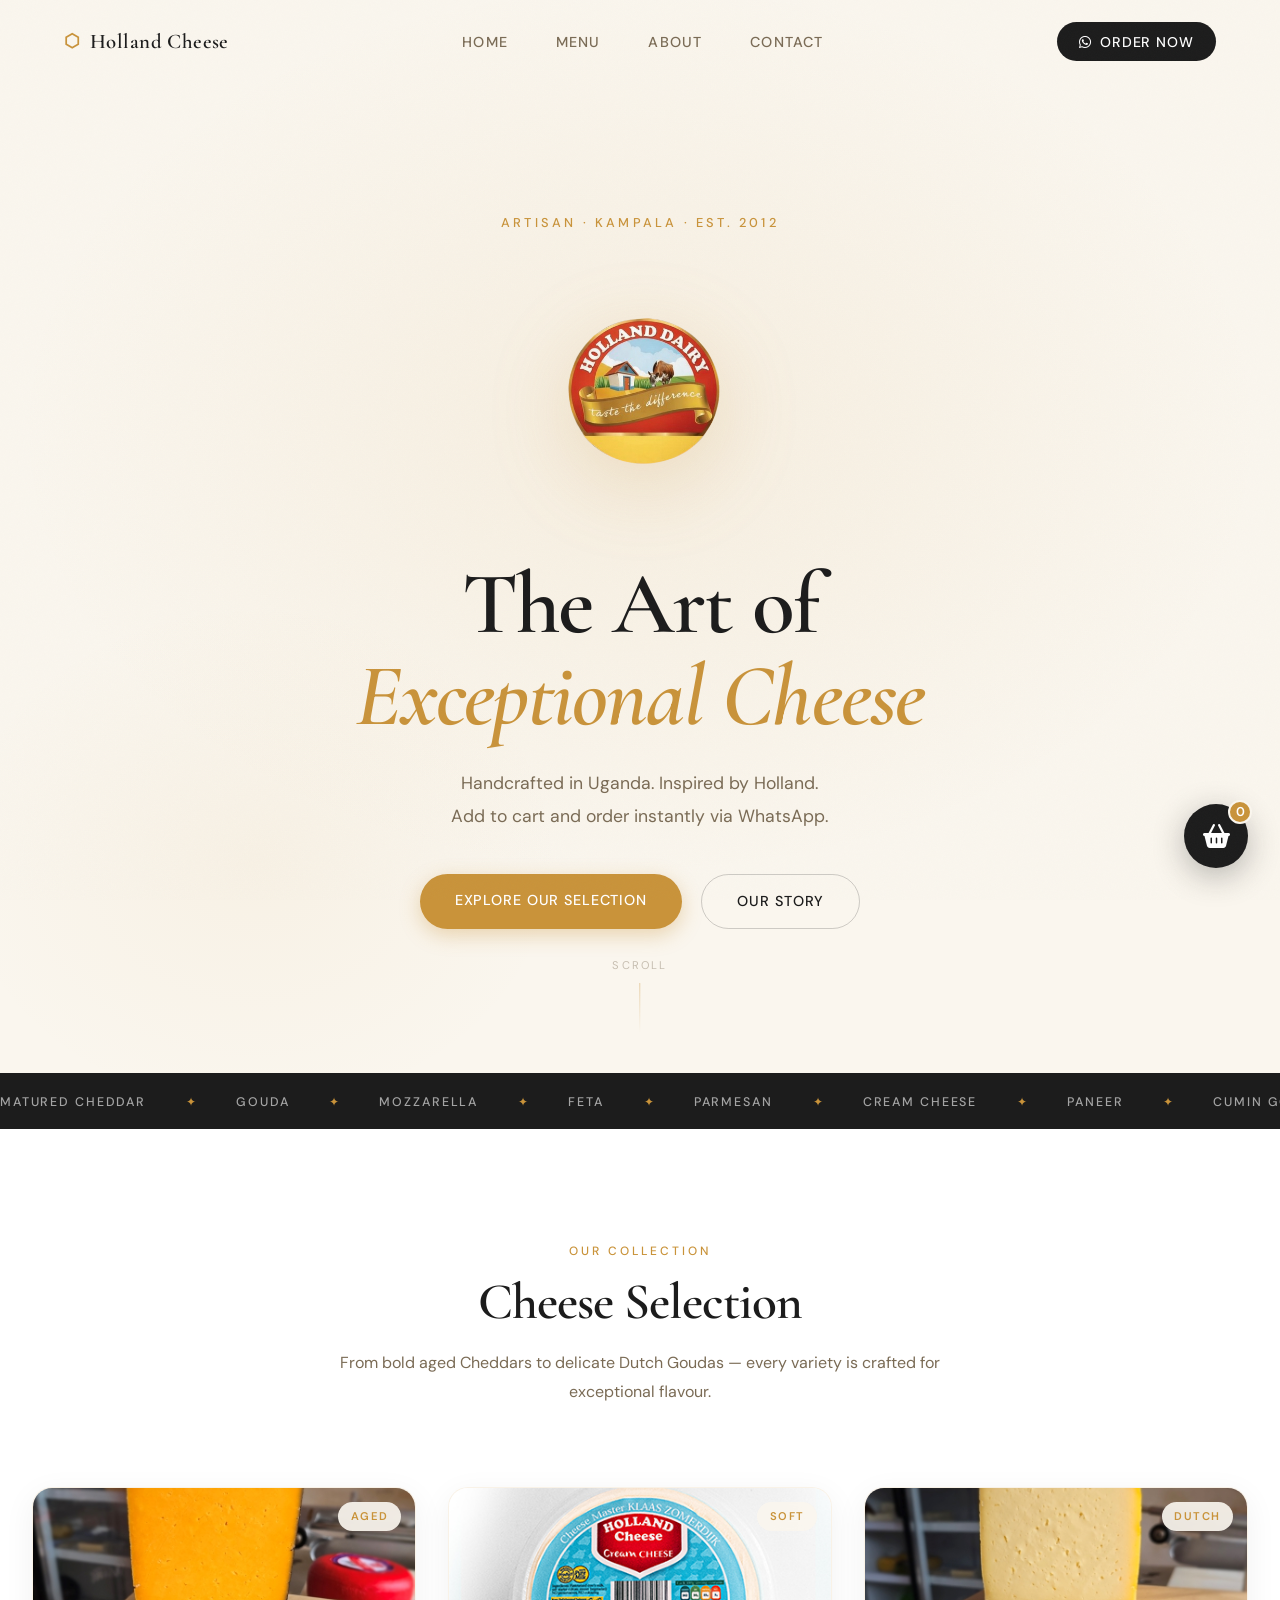
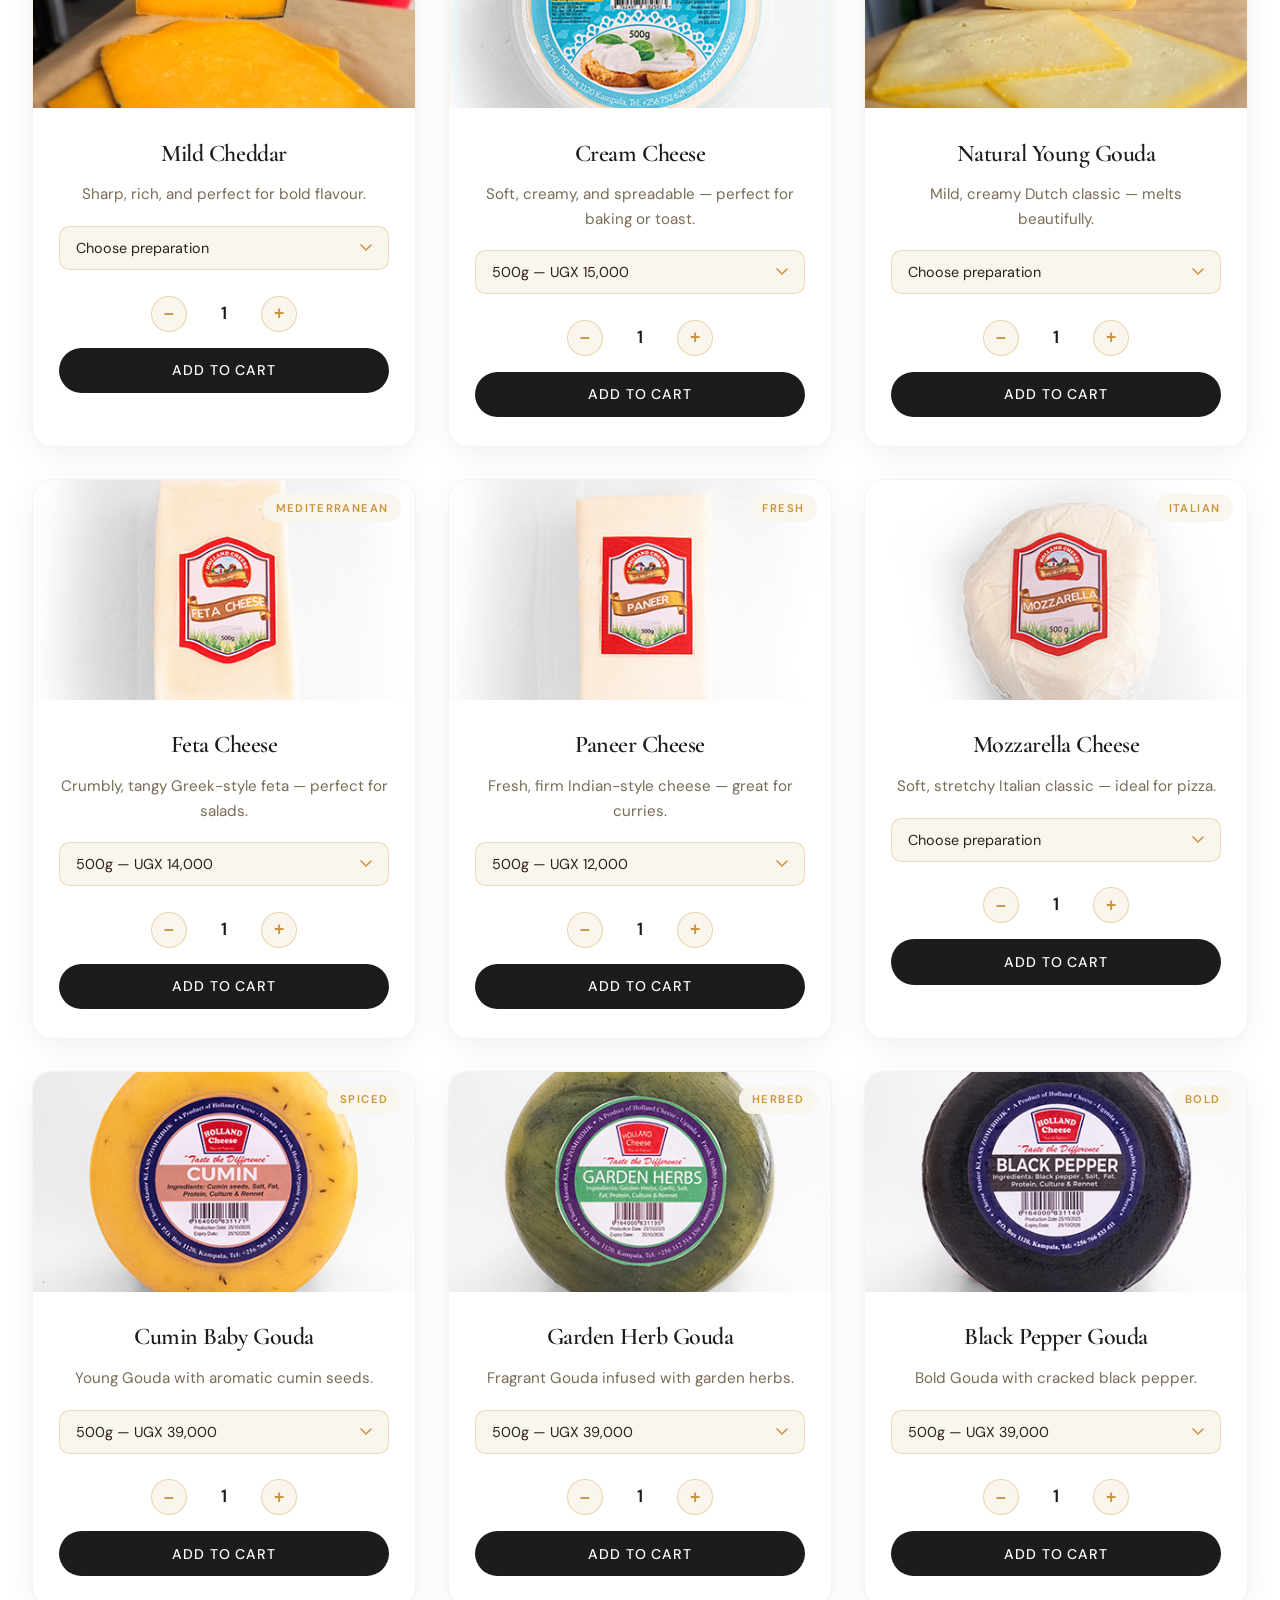
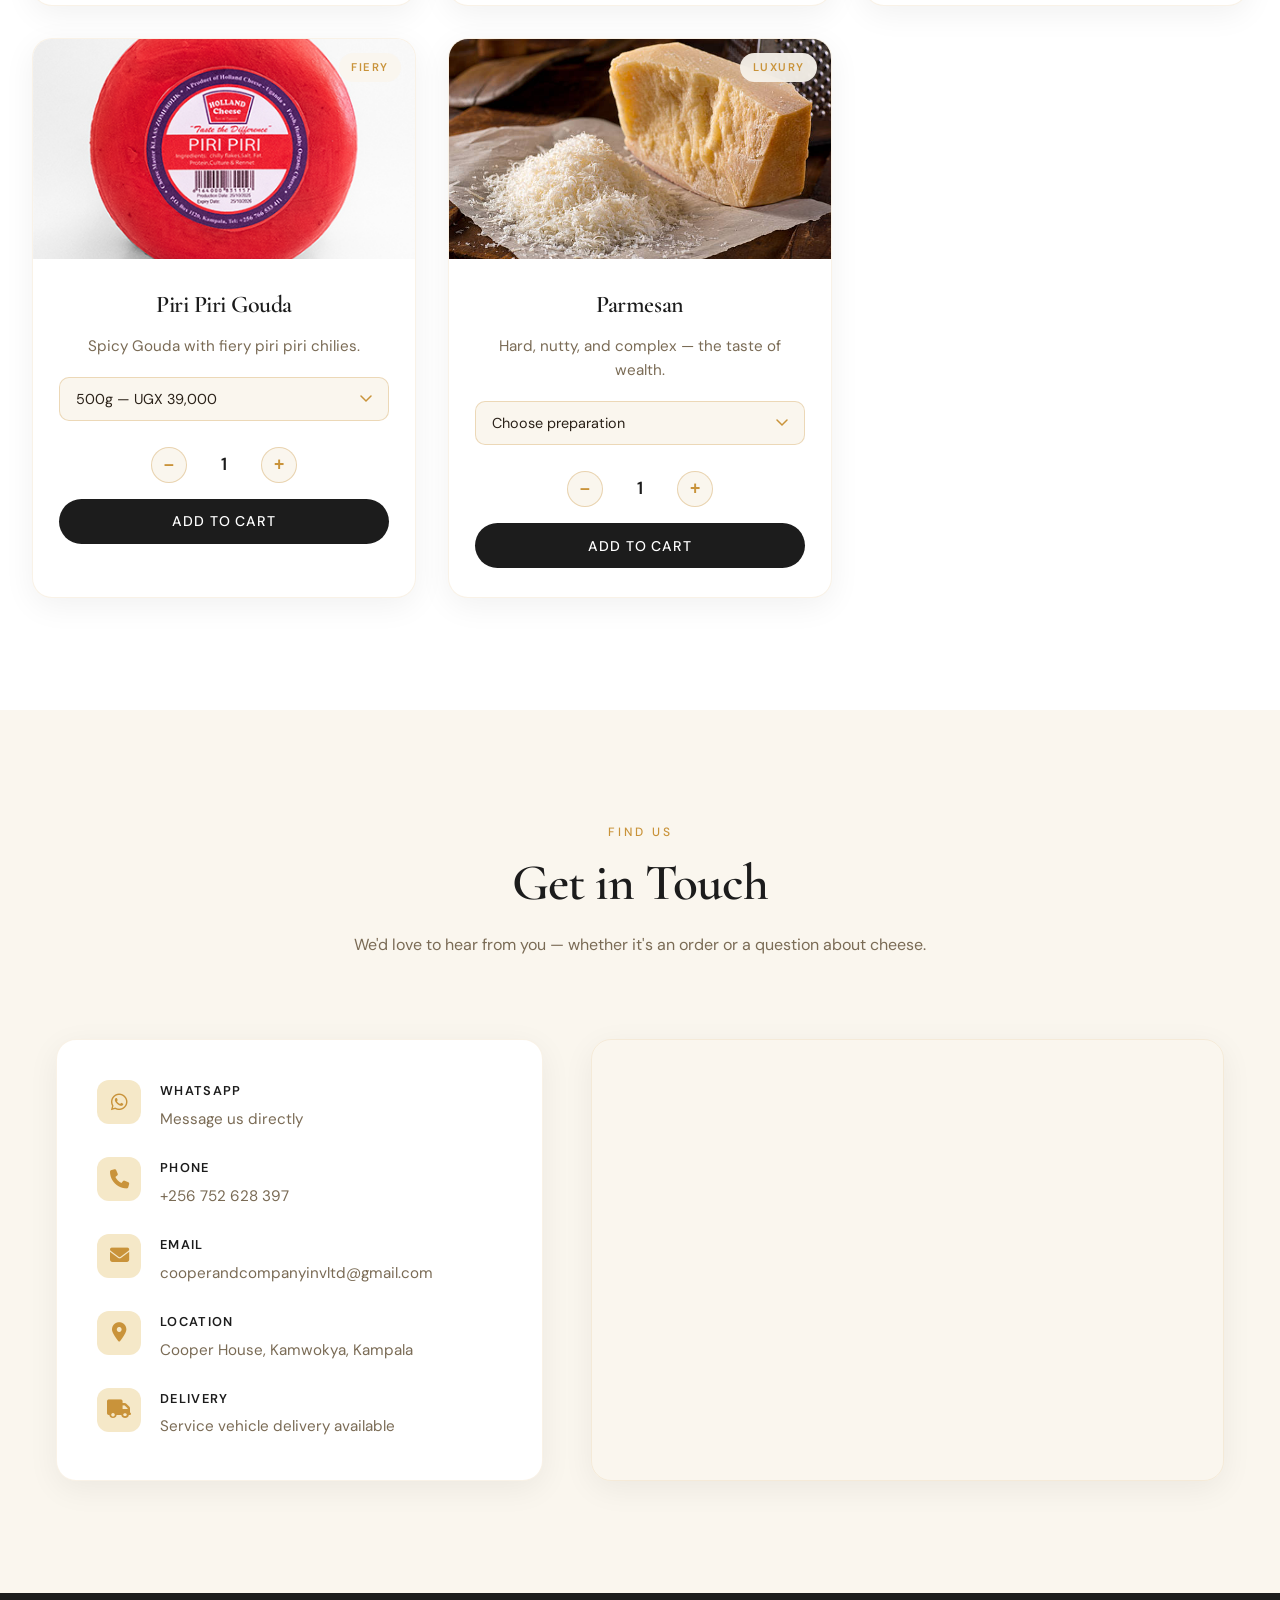
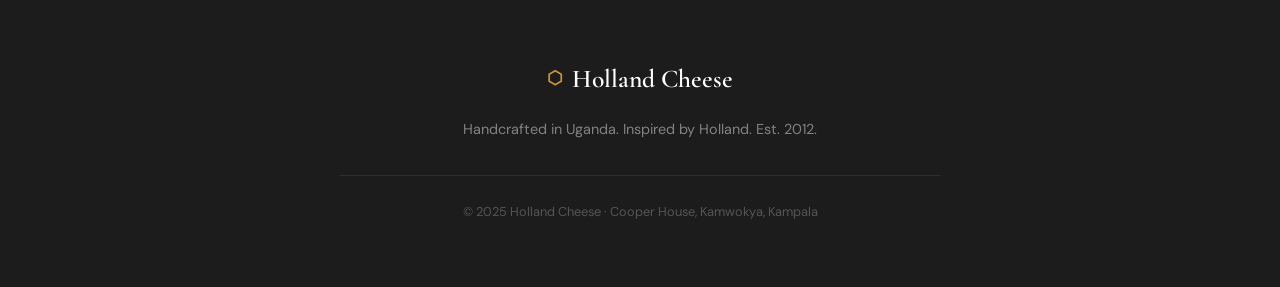
<file: index.html>
<!DOCTYPE html>
<html lang="en">
<head>
    <meta charset="UTF-8">
    <meta name="viewport" content="width=device-width, initial-scale=1.0">
    <title>Holland Cheese | Premium Artisan Cheese</title>

    <!-- Favicon -->
    <link rel="icon" type="image/png" href="favicon-96x96.png" sizes="96x96">
    <link rel="icon" type="image/svg+xml" href="favicon.svg">
    <link rel="shortcut icon" href="favicon.ico">
    <link rel="apple-touch-icon" sizes="180x180" href="apple-touch-icon.png">
    <meta name="apple-mobile-web-app-title" content="Holland Cheese">
    <link rel="manifest" href="site.webmanifest">

    <!-- Fonts -->
    <link rel="preconnect" href="https://fonts.googleapis.com">
    <link rel="preconnect" href="https://fonts.gstatic.com" crossorigin>
    <link href="https://fonts.googleapis.com/css2?family=Cormorant+Garamond:ital,wght@0,400;0,500;0,600;0,700;1,400;1,500&family=DM+Sans:wght@300;400;500;600&display=swap" rel="stylesheet">
    <link rel="stylesheet" href="styles.css">
    <link rel="stylesheet" href="https://cdnjs.cloudflare.com/ajax/libs/font-awesome/6.5.0/css/all.min.css">
</head>
<body>

    <!-- Grain overlay -->
    <div class="grain-overlay"></div>

    <!-- Navbar -->
    <nav id="navbar">
        <div class="nav-brand">
            <span class="brand-icon">⬡</span>
            <span class="brand-name">Holland Cheese</span>
        </div>
        <div class="nav-links">
            <a href="#home">Home</a>
            <a href="#menu">Menu</a>
            <a href="about.html">About</a>
            <a href="#contact">Contact</a>
        </div>
        <div class="nav-right">
            <button class="order-now-btn" onclick="placeOrder()">
                <i class="fab fa-whatsapp"></i> Order Now
            </button>
        </div>
    </nav>

    <!-- Floating Cart Button -->
    <div class="floating-cart-btn" onclick="toggleFloatingCart()">
        <i class="fas fa-shopping-basket"></i>
        <span class="cart-badge" id="cart-badge">0</span>
    </div>

    <!-- Hero -->
    <section id="home">
        <div class="hero-bg"></div>
        <div class="hero-content">
            <p class="hero-label reveal">Artisan · Kampala · Est. 2012</p>
            <img src="images/cheese-logo.png" alt="Holland Cheese Logo" class="hero-logo reveal-delay-1">
            <h1 class="reveal-delay-2">The Art of<br><em>Exceptional Cheese</em></h1>
            <p class="hero-sub reveal-delay-3">Handcrafted in Uganda. Inspired by Holland.<br>Add to cart and order instantly via WhatsApp.</p>
            <div class="hero-cta reveal-delay-4">
                <a href="#menu" class="cta-primary">Explore Our Selection</a>
                <a href="about.html" class="cta-secondary">Our Story</a>
            </div>
        </div>
        <div class="hero-scroll-hint">
            <span>Scroll</span>
            <div class="scroll-line"></div>
        </div>
    </section>

    <!-- Marquee strip -->
    <div class="marquee-strip">
        <div class="marquee-track">
            <span>Matured Cheddar</span><span class="dot">✦</span>
            <span>Gouda</span><span class="dot">✦</span>
            <span>Mozzarella</span><span class="dot">✦</span>
            <span>Feta</span><span class="dot">✦</span>
            <span>Parmesan</span><span class="dot">✦</span>
            <span>Cream Cheese</span><span class="dot">✦</span>
            <span>Paneer</span><span class="dot">✦</span>
            <span>Cumin Gouda</span><span class="dot">✦</span>
            <span>Piri Piri Gouda</span><span class="dot">✦</span>
            <span>Matured Cheddar</span><span class="dot">✦</span>
            <span>Gouda</span><span class="dot">✦</span>
            <span>Mozzarella</span><span class="dot">✦</span>
            <span>Feta</span><span class="dot">✦</span>
            <span>Parmesan</span><span class="dot">✦</span>
            <span>Cream Cheese</span><span class="dot">✦</span>
            <span>Paneer</span><span class="dot">✦</span>
        </div>
    </div>

    <!-- Menu -->
    <section id="menu">
        <div class="section-header">
            <p class="section-label">Our Collection</p>
            <h2>Cheese Selection</h2>
            <p class="section-sub">From bold aged Cheddars to delicate Dutch Goudas — every variety is crafted for exceptional flavour.</p>
        </div>
        <div class="menu-grid">

            <!-- Matured Cheddar -->
            <div class="cheese-card reveal-card">
                <div class="card-img-wrap">
                    <img src="images/cheddar_block.jpg" alt="Matured Cheddar">
                    <div class="card-img-overlay"></div>
                    <span class="card-badge-tag">Aged</span>
                </div>
                <div class="card-body">
                    <h3>Mild Cheddar</h3>
                    <p>Sharp, rich, and perfect for bold flavour.</p>
                    <div class="price-selector">
                        <select class="prep-select" data-base="Matured Cheddar">
                            <option value="">Choose preparation</option>
                            <option value="Block">Block</option>
                            <option value="Sliced">Sliced</option>
                            <option value="Grated">Grated</option>
                        </select>
                        <select class="size-select hidden" data-item="Matured Cheddar">
                            <option value="250g-12500">250g — UGX 12,500</option>
                            <option value="500g-20500" selected>500g — UGX 20,500</option>
                            <option value="1kg-39000">1kg — UGX 39,000</option>
                        </select>
                    </div>
                    <div class="quantity-selector">
                        <button class="qty-btn" onclick="changeCardQuantity(this, -1)">–</button>
                        <span class="card-quantity">1</span>
                        <button class="qty-btn" onclick="changeCardQuantity(this, 1)">+</button>
                    </div>
                    <button class="add-btn" onclick="addSizedItem(this)">Add to Cart</button>
                </div>
            </div>

            <!-- Cream Cheese -->
            <div class="cheese-card reveal-card">
                <div class="card-img-wrap">
                    <img src="images/cream.jpg" alt="Cream Cheese">
                    <div class="card-img-overlay"></div>
                    <span class="card-badge-tag">Soft</span>
                </div>
                <div class="card-body">
                    <h3>Cream Cheese</h3>
                    <p>Soft, creamy, and spreadable — perfect for baking or toast.</p>
                    <div class="price-selector">
                        <select class="size-select" data-item="Cream Cheese">
                            <option value="500g-15000" selected>500g — UGX 15,000</option>
                        </select>
                    </div>
                    <div class="quantity-selector">
                        <button class="qty-btn" onclick="changeCardQuantity(this, -1)">–</button>
                        <span class="card-quantity">1</span>
                        <button class="qty-btn" onclick="changeCardQuantity(this, 1)">+</button>
                    </div>
                    <button class="add-btn" onclick="addSizedItem(this)">Add to Cart</button>
                </div>
            </div>

            <!-- Natural Young Gouda -->
            <div class="cheese-card reveal-card">
                <div class="card-img-wrap">
                    <img src="images/young_gouda.jpg" alt="Natural Young Gouda">
                    <div class="card-img-overlay"></div>
                    <span class="card-badge-tag">Dutch</span>
                </div>
                <div class="card-body">
                    <h3>Natural Young Gouda</h3>
                    <p>Mild, creamy Dutch classic — melts beautifully.</p>
                    <div class="price-selector">
                        <select class="prep-select" data-base="Natural Young Gouda">
                            <option value="">Choose preparation</option>
                            <option value="Block">Block</option>
                            <option value="Sliced">Sliced</option>
                            <option value="Grated">Grated</option>
                        </select>
                        <select class="size-select hidden" data-item="Natural Young Gouda">
                            <option value="250g-12500">250g — UGX 12,500</option>
                            <option value="500g-20500" selected>500g — UGX 20,500</option>
                            <option value="1kg-35000">1kg — UGX 35,000</option>
                        </select>
                    </div>
                    <div class="quantity-selector">
                        <button class="qty-btn" onclick="changeCardQuantity(this, -1)">–</button>
                        <span class="card-quantity">1</span>
                        <button class="qty-btn" onclick="changeCardQuantity(this, 1)">+</button>
                    </div>
                    <button class="add-btn" onclick="addSizedItem(this)">Add to Cart</button>
                </div>
            </div>

            <!-- Feta Cheese -->
            <div class="cheese-card reveal-card">
                <div class="card-img-wrap">
                    <img src="images/feta.jpg" alt="Feta Cheese">
                    <div class="card-img-overlay"></div>
                    <span class="card-badge-tag">Mediterranean</span>
                </div>
                <div class="card-body">
                    <h3>Feta Cheese</h3>
                    <p>Crumbly, tangy Greek-style feta — perfect for salads.</p>
                    <div class="price-selector">
                        <select class="size-select" data-item="Feta Cheese">
                            <option value="500g-14000" selected>500g — UGX 14,000</option>
                        </select>
                    </div>
                    <div class="quantity-selector">
                        <button class="qty-btn" onclick="changeCardQuantity(this, -1)">–</button>
                        <span class="card-quantity">1</span>
                        <button class="qty-btn" onclick="changeCardQuantity(this, 1)">+</button>
                    </div>
                    <button class="add-btn" onclick="addSizedItem(this)">Add to Cart</button>
                </div>
            </div>

            <!-- Paneer Cheese -->
            <div class="cheese-card reveal-card">
                <div class="card-img-wrap">
                    <img src="images/paneer.jpg" alt="Paneer Cheese">
                    <div class="card-img-overlay"></div>
                    <span class="card-badge-tag">Fresh</span>
                </div>
                <div class="card-body">
                    <h3>Paneer Cheese</h3>
                    <p>Fresh, firm Indian-style cheese — great for curries.</p>
                    <div class="price-selector">
                        <select class="size-select" data-item="Paneer Cheese">
                            <option value="500g-12000" selected>500g — UGX 12,000</option>
                        </select>
                    </div>
                    <div class="quantity-selector">
                        <button class="qty-btn" onclick="changeCardQuantity(this, -1)">–</button>
                        <span class="card-quantity">1</span>
                        <button class="qty-btn" onclick="changeCardQuantity(this, 1)">+</button>
                    </div>
                    <button class="add-btn" onclick="addSizedItem(this)">Add to Cart</button>
                </div>
            </div>

            <!-- Mozzarella Cheese -->
            <div class="cheese-card reveal-card">
                <div class="card-img-wrap">
                    <img src="images/moz full.jpg" alt="Mozzarella Cheese">
                    <div class="card-img-overlay"></div>
                    <span class="card-badge-tag">Italian</span>
                </div>
                <div class="card-body">
                    <h3>Mozzarella Cheese</h3>
                    <p>Soft, stretchy Italian classic — ideal for pizza.</p>
                    <div class="price-selector">
                        <select class="prep-select" data-base="Mozzarella">
                            <option value="">Choose preparation</option>
                            <option value="Block">Block</option>
                            <option value="Grated">Grated</option>
                        </select>
                        <select class="size-select hidden" data-item="Mozzarella">
                            <option value="500g-12000" selected>500g — UGX 12,000</option>
                        </select>
                    </div>
                    <div class="quantity-selector">
                        <button class="qty-btn" onclick="changeCardQuantity(this, -1)">–</button>
                        <span class="card-quantity">1</span>
                        <button class="qty-btn" onclick="changeCardQuantity(this, 1)">+</button>
                    </div>
                    <button class="add-btn" onclick="addSizedItem(this)">Add to Cart</button>
                </div>
            </div>

            <!-- Cumin Baby Gouda -->
            <div class="cheese-card reveal-card">
                <div class="card-img-wrap">
                    <img src="images/cumin.jpg" alt="Cumin Baby Gouda">
                    <div class="card-img-overlay"></div>
                    <span class="card-badge-tag">Spiced</span>
                </div>
                <div class="card-body">
                    <h3>Cumin Baby Gouda</h3>
                    <p>Young Gouda with aromatic cumin seeds.</p>
                    <div class="price-selector">
                        <select class="size-select" data-item="Cumin Baby Gouda">
                            <option value="500g-39000" selected>500g — UGX 39,000</option>
                        </select>
                    </div>
                    <div class="quantity-selector">
                        <button class="qty-btn" onclick="changeCardQuantity(this, -1)">–</button>
                        <span class="card-quantity">1</span>
                        <button class="qty-btn" onclick="changeCardQuantity(this, 1)">+</button>
                    </div>
                    <button class="add-btn" onclick="addSizedItem(this)">Add to Cart</button>
                </div>
            </div>

            <!-- Garden Herb Gouda -->
            <div class="cheese-card reveal-card">
                <div class="card-img-wrap">
                    <img src="images/gartden.jpg" alt="Garden Herb Gouda">
                    <div class="card-img-overlay"></div>
                    <span class="card-badge-tag">Herbed</span>
                </div>
                <div class="card-body">
                    <h3>Garden Herb Gouda</h3>
                    <p>Fragrant Gouda infused with garden herbs.</p>
                    <div class="price-selector">
                        <select class="size-select" data-item="Garden Herb Gouda">
                            <option value="500g-39000" selected>500g — UGX 39,000</option>
                        </select>
                    </div>
                    <div class="quantity-selector">
                        <button class="qty-btn" onclick="changeCardQuantity(this, -1)">–</button>
                        <span class="card-quantity">1</span>
                        <button class="qty-btn" onclick="changeCardQuantity(this, 1)">+</button>
                    </div>
                    <button class="add-btn" onclick="addSizedItem(this)">Add to Cart</button>
                </div>
            </div>

            <!-- Black Pepper Gouda -->
            <div class="cheese-card reveal-card">
                <div class="card-img-wrap">
                    <img src="images/black.jpg" alt="Black Pepper Gouda">
                    <div class="card-img-overlay"></div>
                    <span class="card-badge-tag">Bold</span>
                </div>
                <div class="card-body">
                    <h3>Black Pepper Gouda</h3>
                    <p>Bold Gouda with cracked black pepper.</p>
                    <div class="price-selector">
                        <select class="size-select" data-item="Black Pepper Gouda">
                            <option value="500g-39000" selected>500g — UGX 39,000</option>
                        </select>
                    </div>
                    <div class="quantity-selector">
                        <button class="qty-btn" onclick="changeCardQuantity(this, -1)">–</button>
                        <span class="card-quantity">1</span>
                        <button class="qty-btn" onclick="changeCardQuantity(this, 1)">+</button>
                    </div>
                    <button class="add-btn" onclick="addSizedItem(this)">Add to Cart</button>
                </div>
            </div>

            <!-- Piri Piri Gouda -->
            <div class="cheese-card reveal-card">
                <div class="card-img-wrap">
                    <img src="images/pili.jpg" alt="Piri Piri Gouda">
                    <div class="card-img-overlay"></div>
                    <span class="card-badge-tag">Fiery</span>
                </div>
                <div class="card-body">
                    <h3>Piri Piri Gouda</h3>
                    <p>Spicy Gouda with fiery piri piri chilies.</p>
                    <div class="price-selector">
                        <select class="size-select" data-item="Piri Piri Gouda">
                            <option value="500g-39000" selected>500g — UGX 39,000</option>
                        </select>
                    </div>
                    <div class="quantity-selector">
                        <button class="qty-btn" onclick="changeCardQuantity(this, -1)">–</button>
                        <span class="card-quantity">1</span>
                        <button class="qty-btn" onclick="changeCardQuantity(this, 1)">+</button>
                    </div>
                    <button class="add-btn" onclick="addSizedItem(this)">Add to Cart</button>
                </div>
            </div>

            <!-- Parmesan -->
            <div class="cheese-card reveal-card">
                <div class="card-img-wrap">
                    <img src="images/permesan.jpg" alt="Parmesan">
                    <div class="card-img-overlay"></div>
                    <span class="card-badge-tag">Luxury</span>
                </div>
                <div class="card-body">
                    <h3>Parmesan</h3>
                    <p>Hard, nutty, and complex — the taste of wealth.</p>
                    <div class="price-selector">
                        <select class="prep-select" data-base="Parmesan">
                            <option value="">Choose preparation</option>
                            <option value="Block">Block</option>
                            <option value="Grated">Grated</option>
                        </select>
                        <select class="size-select hidden" data-item="Parmesan">
                            <option value="500g-39000" selected>500g — UGX 39,000</option>
                        </select>
                    </div>
                    <div class="quantity-selector">
                        <button class="qty-btn" onclick="changeCardQuantity(this, -1)">–</button>
                        <span class="card-quantity">1</span>
                        <button class="qty-btn" onclick="changeCardQuantity(this, 1)">+</button>
                    </div>
                    <button class="add-btn" onclick="addSizedItem(this)">Add to Cart</button>
                </div>
            </div>

        </div>
    </section>

    <!-- Contact -->
    <section id="contact">
        <div class="section-header">
            <p class="section-label">Find Us</p>
            <h2>Get in Touch</h2>
            <p class="section-sub">We'd love to hear from you — whether it's an order or a question about cheese.</p>
        </div>
        <div class="contact-grid">
            <div class="contact-info">
                <div class="contact-item">
                    <div class="contact-icon"><i class="fab fa-whatsapp"></i></div>
                    <div>
                        <strong>WhatsApp</strong>
                        <span>Message us directly</span>
                    </div>
                </div>
                <div class="contact-item">
                    <div class="contact-icon"><i class="fas fa-phone"></i></div>
                    <div>
                        <strong>Phone</strong>
                        <span>+256 752 628 397</span>
                    </div>
                </div>
                <div class="contact-item">
                    <div class="contact-icon"><i class="fas fa-envelope"></i></div>
                    <div>
                        <strong>Email</strong>
                        <span>cooperandcompanyinvltd@gmail.com</span>
                    </div>
                </div>
                <div class="contact-item">
                    <div class="contact-icon"><i class="fas fa-map-marker-alt"></i></div>
                    <div>
                        <strong>Location</strong>
                        <span>Cooper House, Kamwokya, Kampala</span>
                    </div>
                </div>
                <div class="contact-item">
                    <div class="contact-icon"><i class="fas fa-truck"></i></div>
                    <div>
                        <strong>Delivery</strong>
                        <span>Service vehicle delivery available</span>
                    </div>
                </div>
            </div>
            <div class="contact-map">
                <iframe src="https://www.google.com/maps/embed?pb=!1m18!1m12!1m3!1d17367.873172495667!2d32.577766551867754!3d0.3418737571204374!2m3!1f0!2f0!3f0!3m2!1i1024!2i768!4f13.1!3m3!1m2!1s0x177dbbd6ead02a71%3A0x3e5c3b2555138264!2sCooper%20House!5e1!3m2!1sen!2sug!4v1766995607980!5m2!1sen!2sug" width="100%" height="450" style="border:0;" allowfullscreen="" loading="lazy" referrerpolicy="no-referrer-when-downgrade"></iframe>
            </div>
        </div>
    </section>

    <!-- Footer -->
    <footer>
        <div class="footer-inner">
            <div class="footer-brand">
                <span class="brand-icon">⬡</span>
                <span>Holland Cheese</span>
            </div>
            <p>Handcrafted in Uganda. Inspired by Holland. Est. 2012.</p>
            <p class="footer-copy">© 2025 Holland Cheese · Cooper House, Kamwokya, Kampala</p>
        </div>
    </footer>

    <!-- Floating Cart Panel -->
    <div id="floating-cart">
        <div class="cart-header">
            <h3>Your Cart</h3>
            <button class="close-cart" onclick="toggleFloatingCart()">✕</button>
        </div>
        <ul id="cart-items"></ul>
        <button id="order-btn" onclick="placeOrder()">
            <i class="fab fa-whatsapp"></i> Place Order via WhatsApp
        </button>
    </div>

    <script src="script.js" defer></script>
</body>
</html>
</file>
<file: styles.css>
/* ============================================
   Holland Cheese — Luxury Artisan Stylesheet
   ============================================ */

@import url('https://fonts.googleapis.com/css2?family=Cormorant+Garamond:ital,wght@0,400;0,500;0,600;0,700;1,400;1,500&family=DM+Sans:wght@300;400;500;600&display=swap');

:root {
    --gold:        #C9933A;
    --gold-light:  #E8BE78;
    --gold-pale:   #F5E8C8;
    --ivory:       #FAF6EE;
    --ivory-dark:  #F0E9D8;
    --charcoal:    #1C1C1C;
    --charcoal-60: rgba(28,28,28,0.6);
    --white:       #FFFFFF;
    --text:        #2A2118;
    --text-muted:  #7A6B55;
    --shadow-gold: 0 12px 40px rgba(201,147,58,0.18);
    --shadow-soft: 0 8px 32px rgba(0,0,0,0.06);
    --transition:  all 0.4s cubic-bezier(0.25, 0.46, 0.45, 0.94);
}

*, *::before, *::after { margin: 0; padding: 0; box-sizing: border-box; }

html { scroll-behavior: smooth; }

body {
    font-family: 'DM Sans', sans-serif;
    background-color: var(--ivory);
    color: var(--text);
    line-height: 1.7;
    overflow-x: hidden;
}

/* Grain texture overlay */
.grain-overlay {
    position: fixed;
    inset: 0;
    pointer-events: none;
    z-index: 9999;
    opacity: 0.025;
    background-image: url("data:image/svg+xml,%3Csvg viewBox='0 0 256 256' xmlns='http://www.w3.org/2000/svg'%3E%3Cfilter id='noise'%3E%3CfeTurbulence type='fractalNoise' baseFrequency='0.9' numOctaves='4' stitchTiles='stitch'/%3E%3C/filter%3E%3Crect width='100%25' height='100%25' filter='url(%23noise)'/%3E%3C/svg%3E");
    background-size: 200px 200px;
}

/* Typography */
h1, h2, h3 {
    font-family: 'Cormorant Garamond', serif;
    font-weight: 600;
    letter-spacing: -0.02em;
}

em {
    font-style: italic;
    color: var(--gold);
}

/* ── NAVBAR ─────────────────────────────────── */
nav {
    position: fixed;
    top: 0; left: 0; right: 0;
    z-index: 1000;
    padding: 1.4rem 4rem;
    display: flex;
    justify-content: space-between;
    align-items: center;
    transition: var(--transition);
    background: transparent;
}

nav.scrolled {
    background: rgba(250, 246, 238, 0.92);
    backdrop-filter: blur(16px);
    -webkit-backdrop-filter: blur(16px);
    padding: 1rem 4rem;
    box-shadow: 0 1px 0 rgba(201,147,58,0.15), 0 8px 32px rgba(0,0,0,0.05);
}

.nav-brand {
    display: flex;
    align-items: center;
    gap: 0.6rem;
    font-family: 'Cormorant Garamond', serif;
    font-size: 1.3rem;
    font-weight: 600;
    color: var(--charcoal);
    letter-spacing: 0.02em;
}

.brand-icon {
    color: var(--gold);
    font-size: 1.1rem;
    animation: spinSlow 20s linear infinite;
}

@keyframes spinSlow {
    to { transform: rotate(360deg); }
}

.brand-name { color: var(--charcoal); }

.nav-links {
    display: flex;
    gap: 3rem;
}

.nav-links a {
    text-decoration: none;
    color: var(--text-muted);
    font-size: 0.9rem;
    font-weight: 500;
    letter-spacing: 0.08em;
    text-transform: uppercase;
    transition: color 0.3s;
    position: relative;
}

.nav-links a::after {
    content: '';
    position: absolute;
    bottom: -3px; left: 0;
    width: 0; height: 1px;
    background: var(--gold);
    transition: width 0.3s ease;
}

.nav-links a:hover,
.nav-links a.active { color: var(--gold); }
.nav-links a:hover::after,
.nav-links a.active::after { width: 100%; }

.order-now-btn {
    background: var(--charcoal);
    color: var(--white);
    border: none;
    padding: 0.65rem 1.4rem;
    border-radius: 50px;
    font-family: 'DM Sans', sans-serif;
    font-weight: 500;
    font-size: 0.88rem;
    letter-spacing: 0.06em;
    text-transform: uppercase;
    cursor: pointer;
    display: inline-flex;
    align-items: center;
    gap: 8px;
    text-decoration: none;
    transition: var(--transition);
    position: relative;
    overflow: hidden;
}

.order-now-btn::before {
    content: '';
    position: absolute;
    inset: 0;
    background: linear-gradient(135deg, var(--gold), var(--gold-light));
    opacity: 0;
    transition: opacity 0.4s ease;
}

.order-now-btn:hover::before { opacity: 1; }
.order-now-btn span, .order-now-btn i { position: relative; z-index: 1; }
.order-now-btn > * { position: relative; z-index: 1; }
.order-now-btn:hover { transform: translateY(-2px); box-shadow: 0 8px 24px rgba(0,0,0,0.2); }

/* ── FLOATING CART BUTTON ──────────────────── */
.floating-cart-btn {
    position: fixed;
    bottom: 32px;
    right: 32px;
    background: var(--charcoal);
    color: var(--white);
    width: 64px; height: 64px;
    border-radius: 50%;
    display: flex;
    align-items: center;
    justify-content: center;
    font-size: 1.5rem;
    box-shadow: 0 8px 32px rgba(28,28,28,0.3);
    cursor: pointer;
    z-index: 999;
    transition: var(--transition);
}

.floating-cart-btn:hover {
    background: var(--gold);
    transform: scale(1.08) translateY(-2px);
    box-shadow: 0 16px 40px rgba(201,147,58,0.4);
}

.cart-badge {
    position: absolute;
    top: -4px; right: -4px;
    background: var(--gold);
    color: var(--white);
    width: 24px; height: 24px;
    border-radius: 50%;
    font-size: 0.8rem;
    font-weight: 600;
    display: flex;
    align-items: center;
    justify-content: center;
    border: 2px solid var(--ivory);
    transition: transform 0.3s;
}

/* ── HERO ──────────────────────────────────── */
#home {
    min-height: 100vh;
    display: flex;
    align-items: center;
    justify-content: center;
    text-align: center;
    position: relative;
    overflow: hidden;
    background: var(--ivory);
}

.hero-bg {
    position: absolute;
    inset: 0;
    background:
        radial-gradient(ellipse 70% 60% at 50% 40%, rgba(201,147,58,0.08) 0%, transparent 70%),
        radial-gradient(ellipse 40% 40% at 20% 80%, rgba(201,147,58,0.05) 0%, transparent 60%);
    pointer-events: none;
}

.hero-content {
    position: relative;
    z-index: 1;
    max-width: 800px;
    padding: 2rem;
    padding-top: 100px;
}

.hero-label {
    font-size: 0.8rem;
    letter-spacing: 0.25em;
    text-transform: uppercase;
    color: var(--gold);
    font-weight: 500;
    margin-bottom: 1.5rem;
}

.hero-logo {
    width: 260px;
    max-width: 70vw;
    margin-bottom: 2rem;
    filter: drop-shadow(0 20px 40px rgba(201,147,58,0.2));
    animation: floatLogo 8s ease-in-out infinite;
}

@keyframes floatLogo {
    0%, 100% { transform: translateY(0); }
    50% { transform: translateY(-12px); }
}

#home h1 {
    font-size: 5.5rem;
    line-height: 1.05;
    color: var(--charcoal);
    margin-bottom: 1.5rem;
}

.hero-sub {
    font-size: 1.1rem;
    color: var(--text-muted);
    line-height: 1.9;
    margin-bottom: 2.5rem;
}

.hero-cta {
    display: flex;
    gap: 1.2rem;
    justify-content: center;
    flex-wrap: wrap;
}

.cta-primary {
    background: var(--gold);
    color: var(--white);
    padding: 0.9rem 2.2rem;
    border-radius: 50px;
    text-decoration: none;
    font-weight: 500;
    font-size: 0.9rem;
    letter-spacing: 0.06em;
    text-transform: uppercase;
    transition: var(--transition);
    box-shadow: 0 6px 20px rgba(201,147,58,0.35);
}

.cta-primary:hover {
    background: var(--gold-light);
    transform: translateY(-3px);
    box-shadow: 0 12px 32px rgba(201,147,58,0.45);
}

.cta-secondary {
    background: transparent;
    color: var(--charcoal);
    padding: 0.9rem 2.2rem;
    border-radius: 50px;
    text-decoration: none;
    font-weight: 500;
    font-size: 0.9rem;
    letter-spacing: 0.06em;
    text-transform: uppercase;
    border: 1.5px solid rgba(28,28,28,0.2);
    transition: var(--transition);
}

.cta-secondary:hover {
    border-color: var(--gold);
    color: var(--gold);
    transform: translateY(-3px);
}

.hero-scroll-hint {
    position: absolute;
    bottom: 2.5rem;
    left: 50%;
    transform: translateX(-50%);
    display: flex;
    flex-direction: column;
    align-items: center;
    gap: 0.5rem;
    opacity: 0.4;
}

.hero-scroll-hint span {
    font-size: 0.7rem;
    letter-spacing: 0.2em;
    text-transform: uppercase;
    color: var(--text-muted);
}

.scroll-line {
    width: 1px;
    height: 50px;
    background: linear-gradient(to bottom, var(--gold), transparent);
    animation: scrollPulse 2s ease-in-out infinite;
}

@keyframes scrollPulse {
    0%, 100% { opacity: 0.4; transform: scaleY(1); }
    50% { opacity: 1; transform: scaleY(1.2); }
}

/* ── MARQUEE ───────────────────────────────── */
.marquee-strip {
    background: var(--charcoal);
    padding: 0.9rem 0;
    overflow: hidden;
    white-space: nowrap;
}

.marquee-track {
    display: inline-flex;
    gap: 2.5rem;
    animation: marquee 30s linear infinite;
    will-change: transform;
}

.marquee-track span {
    font-size: 0.78rem;
    letter-spacing: 0.15em;
    text-transform: uppercase;
    color: rgba(255,255,255,0.6);
    font-weight: 500;
}

.marquee-track .dot {
    color: var(--gold);
    letter-spacing: 0;
}

@keyframes marquee {
    from { transform: translateX(0); }
    to { transform: translateX(-50%); }
}

/* ── SECTION HEADERS ───────────────────────── */
section { padding: 7rem 2rem; }
#menu { background: var(--white); }
#contact { background: var(--ivory); }

.section-header {
    text-align: center;
    max-width: 640px;
    margin: 0 auto 5rem;
}

.section-label {
    font-size: 0.75rem;
    letter-spacing: 0.25em;
    text-transform: uppercase;
    color: var(--gold);
    font-weight: 500;
    margin-bottom: 0.8rem;
}

.section-header h2 {
    font-size: 3.2rem;
    color: var(--charcoal);
    margin-bottom: 1.2rem;
    line-height: 1.1;
}

.section-sub {
    font-size: 1rem;
    color: var(--text-muted);
    line-height: 1.8;
}

/* ── MENU GRID ─────────────────────────────── */
.menu-grid {
    display: grid;
    grid-template-columns: repeat(auto-fill, minmax(300px, 1fr));
    gap: 2rem;
    max-width: 1240px;
    margin: 0 auto;
}

/* ── CHEESE CARD ───────────────────────────── */
.cheese-card {
    background: var(--white);
    border-radius: 20px;
    overflow: hidden;
    border: 1px solid rgba(201,147,58,0.12);
    transition: var(--transition);
    box-shadow: var(--shadow-soft);
}

.cheese-card:hover {
    transform: translateY(-10px);
    box-shadow: var(--shadow-gold);
    border-color: rgba(201,147,58,0.3);
}

.card-img-wrap {
    position: relative;
    overflow: hidden;
}

.card-img-wrap img {
    width: 100%;
    height: 220px;
    object-fit: cover;
    transition: transform 0.6s cubic-bezier(0.25, 0.46, 0.45, 0.94);
    display: block;
}

.cheese-card:hover .card-img-wrap img {
    transform: scale(1.06);
}

.card-img-overlay {
    position: absolute;
    inset: 0;
    background: linear-gradient(to top, rgba(28,28,28,0.3) 0%, transparent 60%);
    opacity: 0;
    transition: opacity 0.4s;
}

.cheese-card:hover .card-img-overlay { opacity: 1; }

.card-badge-tag {
    position: absolute;
    top: 14px; right: 14px;
    background: rgba(250,246,238,0.92);
    color: var(--gold);
    font-size: 0.7rem;
    font-weight: 600;
    letter-spacing: 0.12em;
    text-transform: uppercase;
    padding: 0.3rem 0.8rem;
    border-radius: 50px;
    backdrop-filter: blur(8px);
}

.card-body {
    padding: 1.6rem 1.6rem 1.8rem;
    text-align: center;
}

.card-body h3 {
    font-size: 1.5rem;
    color: var(--charcoal);
    margin-bottom: 0.5rem;
}

.card-body p {
    font-size: 0.95rem;
    color: var(--text-muted);
    margin-bottom: 1.2rem;
    line-height: 1.6;
}

/* Selects */
.price-selector { margin-bottom: 0.5rem; }

.prep-select, .size-select {
    width: 100%;
    padding: 0.75rem 1rem;
    border: 1.5px solid rgba(201,147,58,0.3);
    border-radius: 10px;
    font-family: 'DM Sans', sans-serif;
    font-size: 0.9rem;
    background: var(--ivory);
    color: var(--text);
    cursor: pointer;
    transition: border-color 0.3s, box-shadow 0.3s;
    margin-bottom: 0.6rem;
    appearance: none;
    background-image: url("data:image/svg+xml,%3Csvg xmlns='http://www.w3.org/2000/svg' width='12' height='8' viewBox='0 0 12 8'%3E%3Cpath d='M1 1l5 5 5-5' stroke='%23C9933A' stroke-width='1.5' fill='none' stroke-linecap='round'/%3E%3C/svg%3E");
    background-repeat: no-repeat;
    background-position: right 1rem center;
    padding-right: 2.5rem;
}

.prep-select:focus, .size-select:focus {
    outline: none;
    border-color: var(--gold);
    box-shadow: 0 0 0 3px rgba(201,147,58,0.12);
}

.size-select.hidden { display: none; }

/* Quantity selector in card */
.quantity-selector {
    display: flex;
    align-items: center;
    justify-content: center;
    gap: 1.2rem;
    margin: 1rem 0;
}

.qty-btn {
    background: var(--ivory);
    color: var(--gold);
    width: 36px; height: 36px;
    border-radius: 50%;
    font-weight: 600;
    font-size: 1.1rem;
    border: 1.5px solid rgba(201,147,58,0.35);
    cursor: pointer;
    transition: var(--transition);
    display: flex;
    align-items: center;
    justify-content: center;
}

.qty-btn:hover {
    background: var(--gold);
    color: var(--white);
    border-color: var(--gold);
}

.card-quantity {
    min-width: 36px;
    text-align: center;
    font-weight: 600;
    font-size: 1.1rem;
    color: var(--charcoal);
}

.add-btn {
    background: var(--charcoal);
    color: var(--white);
    border: none;
    padding: 0.85rem 2rem;
    border-radius: 50px;
    font-family: 'DM Sans', sans-serif;
    font-weight: 500;
    font-size: 0.88rem;
    letter-spacing: 0.07em;
    text-transform: uppercase;
    cursor: pointer;
    transition: var(--transition);
    position: relative;
    overflow: hidden;
    width: 100%;
}

.add-btn::before {
    content: '';
    position: absolute;
    inset: 0;
    background: var(--gold);
    opacity: 0;
    transition: opacity 0.4s;
}

.add-btn:hover::before { opacity: 1; }
.add-btn:hover { transform: translateY(-2px); box-shadow: 0 8px 20px rgba(201,147,58,0.35); }

/* ── CONTACT ───────────────────────────────── */
.contact-grid {
    display: grid;
    grid-template-columns: 1fr 1.3fr;
    gap: 3rem;
    max-width: 1200px;
    margin: 0 auto;
    padding: 0 1rem;
    align-items: stretch;
}

.contact-info {
    background: var(--white);
    border-radius: 20px;
    padding: 2.5rem;
    border: 1px solid rgba(201,147,58,0.12);
    box-shadow: var(--shadow-soft);
    display: flex;
    flex-direction: column;
    gap: 1.5rem;
}

.contact-item {
    display: flex;
    align-items: flex-start;
    gap: 1.2rem;
    text-align: left;
}

.contact-icon {
    width: 44px; height: 44px;
    border-radius: 12px;
    background: var(--gold-pale);
    display: flex;
    align-items: center;
    justify-content: center;
    color: var(--gold);
    font-size: 1.2rem;
    flex-shrink: 0;
}

.contact-item strong {
    display: block;
    font-size: 0.8rem;
    letter-spacing: 0.1em;
    text-transform: uppercase;
    color: var(--charcoal);
    font-weight: 600;
    margin-bottom: 0.2rem;
}

.contact-item span {
    font-size: 0.95rem;
    color: var(--text-muted);
}

.contact-map {
    border-radius: 20px;
    overflow: hidden;
    box-shadow: var(--shadow-soft);
    border: 1px solid rgba(201,147,58,0.12);
}

.contact-map iframe {
    width: 100%;
    height: 100%;
    min-height: 420px;
    display: block;
}

/* ── FOOTER ────────────────────────────────── */
footer {
    background: var(--charcoal);
    padding: 4rem 2rem;
    text-align: center;
}

.footer-inner {
    max-width: 600px;
    margin: 0 auto;
}

.footer-brand {
    display: flex;
    align-items: center;
    justify-content: center;
    gap: 0.6rem;
    font-family: 'Cormorant Garamond', serif;
    font-size: 1.6rem;
    font-weight: 600;
    color: var(--white);
    margin-bottom: 1rem;
}

.footer-brand .brand-icon { color: var(--gold); }

footer p {
    color: rgba(255,255,255,0.45);
    font-size: 0.9rem;
    line-height: 1.8;
}

.footer-copy {
    margin-top: 2rem;
    padding-top: 1.5rem;
    border-top: 1px solid rgba(255,255,255,0.08);
    font-size: 0.8rem !important;
    color: rgba(255,255,255,0.25) !important;
}

/* ── FLOATING CART PANEL ───────────────────── */
#floating-cart {
    position: fixed;
    bottom: 110px;
    right: 24px;
    background: var(--white);
    border-radius: 20px;
    box-shadow: 0 20px 60px rgba(0,0,0,0.15);
    padding: 1.5rem;
    width: 360px;
    max-height: 70vh;
    overflow-y: auto;
    z-index: 998;
    border: 1.5px solid rgba(201,147,58,0.2);
    display: none;
    opacity: 0;
    transform: translateY(16px) scale(0.97);
    transition: opacity 0.3s ease, transform 0.3s ease;
}

#floating-cart.show {
    display: block;
    opacity: 1;
    transform: translateY(0) scale(1);
}

.cart-header {
    display: flex;
    justify-content: space-between;
    align-items: center;
    margin-bottom: 1.2rem;
    padding-bottom: 1rem;
    border-bottom: 1px solid var(--ivory-dark);
}

.cart-header h3 {
    color: var(--charcoal);
    font-size: 1.3rem;
}

.close-cart {
    background: var(--ivory);
    border: none;
    color: var(--text-muted);
    cursor: pointer;
    width: 32px; height: 32px;
    border-radius: 50%;
    display: flex;
    align-items: center;
    justify-content: center;
    transition: all 0.3s;
    font-size: 1rem;
}

.close-cart:hover { background: #ffebeb; color: #c00; }

#cart-items { list-style: none; }

#cart-items li {
    margin-bottom: 1.2rem;
    padding-bottom: 1rem;
    border-bottom: 1px solid var(--ivory-dark);
}

.cart-item-row {
    display: flex;
    justify-content: space-between;
    align-items: center;
    margin-bottom: 0.6rem;
}

.item-name {
    font-weight: 500;
    color: var(--charcoal);
    font-size: 0.9rem;
}

.remove-text {
    color: var(--text-muted);
    font-size: 0.8rem;
    cursor: pointer;
    letter-spacing: 0.05em;
    text-transform: uppercase;
    transition: color 0.3s;
}

.remove-text:hover { color: #c00; }

.quantity-controls {
    display: flex;
    align-items: center;
    justify-content: center;
    gap: 0.8rem;
}

.quantity-controls button {
    background: var(--ivory);
    color: var(--gold);
    width: 32px; height: 32px;
    border-radius: 50%;
    font-weight: 600;
    border: 1.5px solid rgba(201,147,58,0.3);
    cursor: pointer;
    transition: all 0.3s;
    display: flex;
    align-items: center;
    justify-content: center;
    font-size: 1rem;
}

.quantity-controls button:hover { background: var(--gold); color: var(--white); }

.quantity-controls .quantity {
    min-width: 28px;
    text-align: center;
    font-weight: 600;
    font-size: 0.95rem;
}

#order-btn {
    background: var(--charcoal);
    color: var(--white);
    border: none;
    padding: 1rem;
    width: 100%;
    border-radius: 50px;
    font-family: 'DM Sans', sans-serif;
    font-weight: 500;
    font-size: 0.9rem;
    letter-spacing: 0.06em;
    text-transform: uppercase;
    cursor: pointer;
    margin-top: 1rem;
    transition: var(--transition);
    display: flex;
    align-items: center;
    justify-content: center;
    gap: 0.5rem;
    position: relative;
    overflow: hidden;
}

#order-btn::before {
    content: '';
    position: absolute;
    inset: 0;
    background: #25D366;
    opacity: 0;
    transition: opacity 0.4s;
}

#order-btn > * { position: relative; z-index: 1; }
#order-btn:hover::before { opacity: 1; }
#order-btn:hover { transform: translateY(-2px); box-shadow: 0 8px 24px rgba(37,211,102,0.3); }

/* ── TOAST ─────────────────────────────────── */
.toast {
    position: fixed;
    bottom: 100px;
    left: 50%;
    transform: translateX(-50%) translateY(8px);
    background: var(--charcoal);
    color: var(--white);
    padding: 0.8rem 1.6rem;
    border-radius: 50px;
    font-size: 0.88rem;
    font-weight: 500;
    letter-spacing: 0.03em;
    opacity: 0;
    transition: opacity 0.3s, transform 0.3s;
    z-index: 2000;
    pointer-events: none;
    white-space: nowrap;
    box-shadow: 0 8px 24px rgba(0,0,0,0.2);
}

/* ── SCROLL REVEAL ANIMATIONS ──────────────── */
.reveal, .reveal-delay-1, .reveal-delay-2,
.reveal-delay-3, .reveal-delay-4 {
    opacity: 0;
    transform: translateY(24px);
    transition: opacity 0.8s ease, transform 0.8s ease;
}

.reveal-delay-1 { transition-delay: 0.12s; }
.reveal-delay-2 { transition-delay: 0.24s; }
.reveal-delay-3 { transition-delay: 0.36s; }
.reveal-delay-4 { transition-delay: 0.48s; }

.reveal.in-view, .reveal-delay-1.in-view,
.reveal-delay-2.in-view, .reveal-delay-3.in-view,
.reveal-delay-4.in-view {
    opacity: 1;
    transform: translateY(0);
}

.reveal-card {
    opacity: 0;
    transform: translateY(32px);
    transition: opacity 0.7s ease, transform 0.7s ease;
}

.reveal-card.in-view { opacity: 1; transform: translateY(0); }

/* ── ABOUT PAGE ─────────────────────────────── */
.about-page { background: var(--ivory); }

.about-hero {
    min-height: 70vh;
    display: flex;
    align-items: center;
    justify-content: center;
    text-align: center;
    position: relative;
    overflow: hidden;
    background:
        linear-gradient(to bottom, rgba(28,28,28,0.55) 0%, rgba(28,28,28,0.3) 100%),
        url('images/factory-hero.jpg') center/cover no-repeat;
}

.about-hero-overlay {
    position: absolute;
    inset: 0;
    background: radial-gradient(ellipse at center, transparent 40%, rgba(28,28,28,0.4) 100%);
    pointer-events: none;
}

.about-hero-content {
    position: relative;
    z-index: 1;
    padding: 120px 2rem 80px;
    color: var(--white);
}

.about-hero-content .hero-label { color: var(--gold-light); }

.about-hero-content h1 {
    font-size: 4.5rem;
    line-height: 1.08;
    color: var(--white);
    margin: 1rem 0;
    text-shadow: 0 4px 24px rgba(0,0,0,0.2);
}

.about-hero-content h1 em { color: var(--gold-light); }

.about-hero-sub {
    font-size: 1.1rem;
    color: rgba(255,255,255,0.7);
    margin-top: 0.5rem;
}

/* About sections */
.about-section {
    padding: 7rem 2rem;
}

.about-section-alt { background: var(--white); }

.about-section-inner {
    max-width: 1100px;
    margin: 0 auto;
    display: grid;
    grid-template-columns: 120px 1fr;
    gap: 5rem;
    align-items: start;
}

.about-section-inner.centered {
    grid-template-columns: 1fr;
    max-width: 900px;
}

.about-section-inner.reverse { direction: rtl; }
.about-section-inner.reverse > * { direction: ltr; }

.about-label-col {
    padding-top: 0.5rem;
}

.vertical-label {
    writing-mode: vertical-rl;
    text-orientation: mixed;
    transform: rotate(180deg);
    font-size: 0.7rem;
    letter-spacing: 0.22em;
    text-transform: uppercase;
    color: var(--gold);
    font-weight: 600;
    display: block;
}

.about-text-col h2 {
    font-size: 3rem;
    color: var(--charcoal);
    line-height: 1.1;
    margin-bottom: 2rem;
}

.about-text-col p {
    font-size: 1rem;
    color: var(--text-muted);
    line-height: 1.85;
    margin-bottom: 1.2rem;
}

/* Stats */
.stat-row {
    display: flex;
    gap: 3rem;
    margin-top: 2.5rem;
    padding-top: 2.5rem;
    border-top: 1px solid var(--ivory-dark);
    flex-wrap: wrap;
}

.stat { display: flex; flex-direction: column; }

.stat-num {
    font-family: 'Cormorant Garamond', serif;
    font-size: 2.8rem;
    font-weight: 700;
    color: var(--gold);
    line-height: 1;
}

.stat-lbl {
    font-size: 0.78rem;
    color: var(--text-muted);
    text-transform: uppercase;
    letter-spacing: 0.1em;
    margin-top: 0.4rem;
}

/* Gold divider */
.gold-divider {
    text-align: center;
    padding: 0.5rem;
    color: var(--gold);
    font-size: 1rem;
    opacity: 0.4;
    letter-spacing: 0.5em;
}

/* Varieties grid */
.centered-sub {
    text-align: center;
    font-size: 1rem;
    color: var(--text-muted);
    margin-bottom: 3rem;
    display: block;
}

.varieties-grid {
    display: grid;
    grid-template-columns: repeat(auto-fill, minmax(200px, 1fr));
    gap: 1.2rem;
}

.variety-item {
    background: var(--white);
    border: 1px solid rgba(201,147,58,0.12);
    border-radius: 14px;
    padding: 1.4rem;
    text-align: center;
    transition: var(--transition);
}

.variety-item:hover {
    border-color: var(--gold);
    transform: translateY(-4px);
    box-shadow: var(--shadow-gold);
}

.variety-icon {
    display: block;
    font-size: 1.8rem;
    margin-bottom: 0.6rem;
}

.variety-item strong {
    display: block;
    font-family: 'Cormorant Garamond', serif;
    font-size: 1.05rem;
    color: var(--charcoal);
    margin-bottom: 0.3rem;
}

.variety-item em {
    display: block;
    font-style: normal;
    font-size: 0.8rem;
    color: var(--text-muted);
}

/* Factory gallery */
.factory-gallery {
    display: grid;
    grid-template-columns: repeat(auto-fit, minmax(280px, 1fr));
    gap: 1.2rem;
    margin-top: 3rem;
}

.factory-gallery img {
    width: 100%;
    height: 240px;
    object-fit: cover;
    border-radius: 16px;
    box-shadow: var(--shadow-soft);
    transition: var(--transition);
    display: block;
}

.factory-gallery img:hover {
    transform: scale(1.03);
    box-shadow: var(--shadow-gold);
}

/* Reveal section */
.reveal-section {
    opacity: 0;
    transform: translateY(40px);
    transition: opacity 0.9s ease, transform 0.9s ease;
}

.reveal-section.in-view {
    opacity: 1;
    transform: translateY(0);
}

/* ── RESPONSIVE ─────────────────────────────── */

/* Tablet */
@media (max-width: 1024px) {
    nav { padding: 1.1rem 2rem; }
    nav.scrolled { padding: 0.85rem 2rem; }
    .nav-links { gap: 2rem; }
    .contact-grid { grid-template-columns: 1fr; gap: 2rem; }
    #home h1 { font-size: 4rem; }
    .section-header h2 { font-size: 2.8rem; }
}

/* Mobile landscape / large phones */
@media (max-width: 768px) {
    /* ── NAV ── */
    nav {
        padding: 0.85rem 1.2rem;
        display: grid;
        grid-template-columns: 1fr auto;
        grid-template-rows: auto auto;
        gap: 0.6rem 0;
        background: rgba(250,246,238,0.97);
        backdrop-filter: blur(12px);
    }
    nav.scrolled { padding: 0.75rem 1.2rem; }
    .nav-brand { grid-column: 1; grid-row: 1; font-size: 1.05rem; }
    .nav-right  { grid-column: 2; grid-row: 1; }
    .nav-links  {
        grid-column: 1 / -1; grid-row: 2;
        gap: 1.6rem;
        justify-content: center;
        padding-bottom: 0.2rem;
    }
    .nav-links a { font-size: 0.78rem; }
    .order-now-btn { font-size: 0.78rem; padding: 0.55rem 1rem; }

    /* ── HERO ── */
    #home { min-height: 100svh; padding: 0 1.2rem; }
    .hero-content { padding-top: 120px; padding-bottom: 2rem; }
    .hero-logo { width: 200px; margin-bottom: 1.2rem; }
    #home h1 { font-size: 3rem; margin-bottom: 1rem; }
    .hero-sub { font-size: 1rem; margin-bottom: 2rem; }
    .hero-cta { flex-direction: column; align-items: center; gap: 0.8rem; }
    .cta-primary, .cta-secondary { width: 100%; max-width: 280px; text-align: center; justify-content: center; }
    .hero-scroll-hint { display: none; }

    /* ── MARQUEE ── */
    .marquee-track span { font-size: 0.72rem; }

    /* ── MENU ── */
    section { padding: 4rem 1.2rem; }
    .section-header { margin-bottom: 3rem; }
    .section-header h2 { font-size: 2.4rem; }
    .section-sub { font-size: 0.95rem; }
    .menu-grid {
        grid-template-columns: 1fr 1fr;
        gap: 1.2rem;
        padding: 0;
    }
    .card-body { padding: 1.2rem 1.2rem 1.4rem; }
    .card-body h3 { font-size: 1.15rem; }
    .card-body p { font-size: 0.85rem; margin-bottom: 0.8rem; }
    .card-img-wrap img { height: 170px; }
    .card-badge-tag { font-size: 0.62rem; padding: 0.25rem 0.65rem; }
    .prep-select, .size-select { font-size: 0.82rem; padding: 0.6rem 0.8rem; }
    .qty-btn { width: 32px; height: 32px; font-size: 1rem; }
    .card-quantity { font-size: 1rem; }
    .add-btn { font-size: 0.78rem; padding: 0.75rem 1rem; }

    /* ── CONTACT ── */
    .contact-grid { grid-template-columns: 1fr; gap: 1.5rem; padding: 0; }
    .contact-info { padding: 1.8rem; gap: 1.2rem; }
    .contact-item { gap: 1rem; }
    .contact-icon { width: 38px; height: 38px; font-size: 1rem; }
    .contact-item strong { font-size: 0.75rem; }
    .contact-item span { font-size: 0.88rem; }
    .contact-map iframe { min-height: 300px; }

    /* ── FLOATING CART ── */
    .floating-cart-btn { bottom: 20px; right: 16px; width: 56px; height: 56px; font-size: 1.4rem; }
    #floating-cart { width: calc(100vw - 32px); right: 16px; bottom: 88px; padding: 1.2rem; }
    .cart-header h3 { font-size: 1.15rem; }

    /* ── ABOUT ── */
    .about-section { padding: 4rem 1.2rem; }
    .about-section-inner { grid-template-columns: 1fr; gap: 1.8rem; }
    .about-label-col { display: none; }
    .about-text-col h2 { font-size: 2.2rem; }
    .about-text-col p { font-size: 0.95rem; }
    .about-hero-content h1 { font-size: 2.6rem; }
    .about-hero-content { padding: 100px 1.5rem 60px; }
    .stat-row { gap: 1.5rem; flex-wrap: wrap; }
    .stat-num { font-size: 2.2rem; }
    .varieties-grid { grid-template-columns: 1fr 1fr; gap: 0.9rem; }
    .variety-item { padding: 1.1rem; }
    .factory-gallery { grid-template-columns: 1fr 1fr; gap: 0.9rem; }
    .factory-gallery img { height: 180px; }
}

/* Small phones */
@media (max-width: 480px) {
    /* ── NAV ── */
    .nav-links { gap: 1.1rem; }
    .nav-links a { font-size: 0.73rem; }
    .brand-name { font-size: 0.95rem; }

    /* ── HERO ── */
    .hero-logo { width: 170px; }
    #home h1 { font-size: 2.5rem; }
    .hero-sub { font-size: 0.92rem; }
    .hero-label { font-size: 0.72rem; }

    /* ── MENU ── */
    .menu-grid { grid-template-columns: 1fr; gap: 1rem; }
    .card-img-wrap img { height: 200px; }
    .card-body h3 { font-size: 1.3rem; }
    .card-body p { font-size: 0.9rem; }
    .section-header h2 { font-size: 2rem; }

    /* ── FLOATING CART ── */
    .floating-cart-btn { width: 52px; height: 52px; font-size: 1.3rem; bottom: 16px; right: 14px; }
    #floating-cart { width: calc(100vw - 28px); right: 14px; bottom: 80px; }

    /* ── ABOUT ── */
    .about-hero-content h1 { font-size: 2.2rem; }
    .varieties-grid { grid-template-columns: 1fr; }
    .factory-gallery { grid-template-columns: 1fr; }
    .stat-row { gap: 1.2rem; }
    .stat-num { font-size: 2rem; }

    /* ── FOOTER ── */
    footer { padding: 3rem 1.2rem; }
    .footer-brand { font-size: 1.3rem; }
}
</file>
